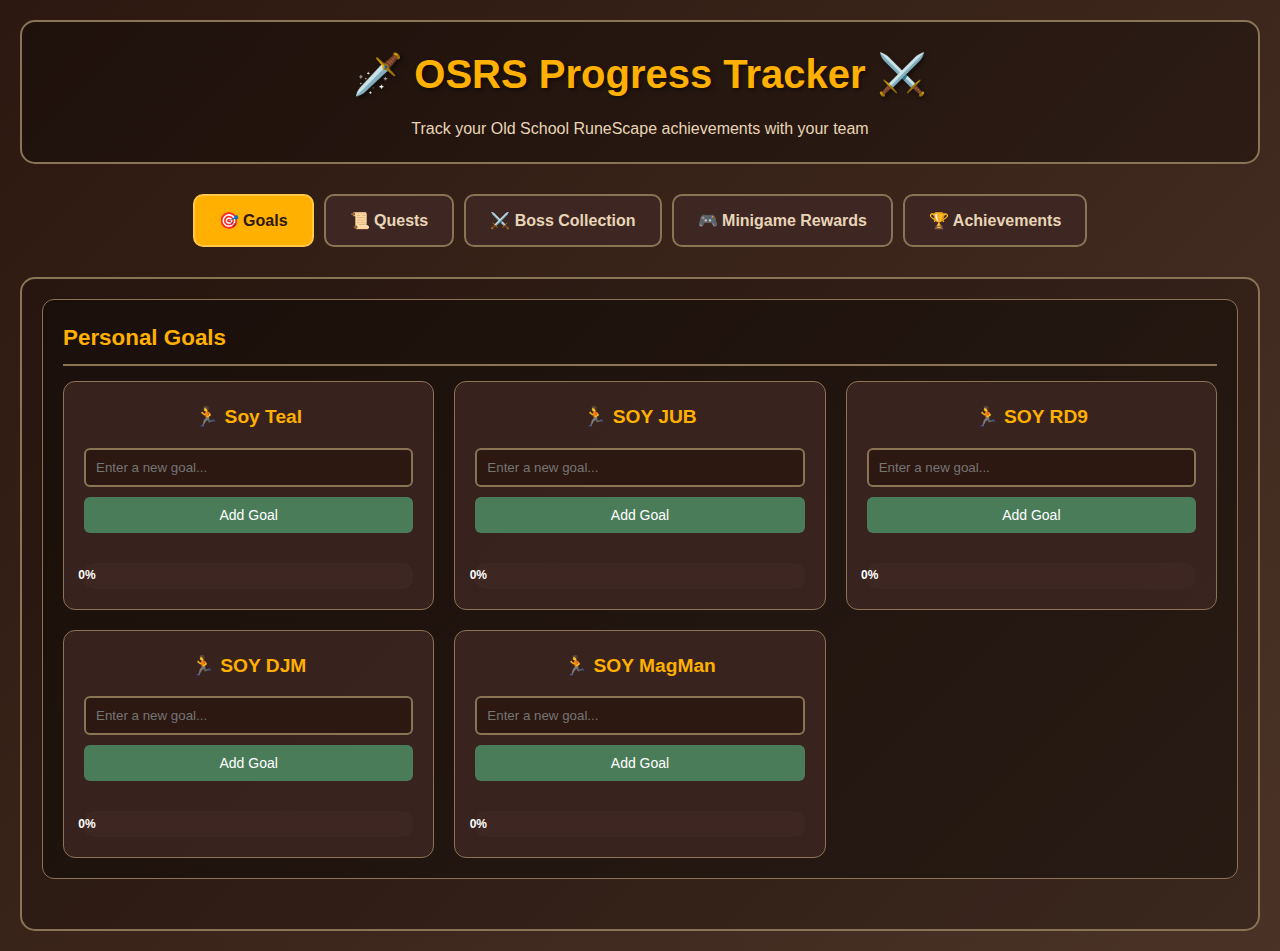
<file: index.html>
<!DOCTYPE html>
<html lang="en">
<head>
    <meta charset="UTF-8">
    <meta name="viewport" content="width=device-width, initial-scale=1.0">
    <title>OSRS Progress Tracker</title>
    <style>
        * {
            margin: 0;
            padding: 0;
            box-sizing: border-box;
        }

        body {
            font-family: 'Segoe UI', Tahoma, Geneva, Verdana, sans-serif;
            background: linear-gradient(135deg, #2c1810, #4a3226);
            color: #e8d5b7;
            min-height: 100vh;
            line-height: 1.6;
        }

        .container {
            max-width: 1400px;
            margin: 0 auto;
            padding: 20px;
        }

        header {
            text-align: center;
            margin-bottom: 30px;
            background: rgba(0, 0, 0, 0.3);
            padding: 20px;
            border-radius: 15px;
            border: 2px solid #8b7355;
        }

        h1 {
            color: #ffb000;
            font-size: 2.5rem;
            text-shadow: 2px 2px 4px rgba(0, 0, 0, 0.5);
            margin-bottom: 10px;
        }

        .main-tabs {
            display: flex;
            justify-content: center;
            margin-bottom: 30px;
            flex-wrap: wrap;
            gap: 10px;
        }

        .main-tab-button {
            background: #3e2723;
            color: #e8d5b7;
            border: 2px solid #8b7355;
            padding: 12px 24px;
            cursor: pointer;
            border-radius: 10px;
            font-weight: bold;
            transition: all 0.3s;
        }

        .main-tab-button:hover {
            background: #5d4037;
            transform: translateY(-2px);
        }

        .main-tab-button.active {
            background: #ffb000;
            color: #2c1810;
            border-color: #ffc947;
        }

        .main-tab-content {
            display: none;
            background: rgba(0, 0, 0, 0.2);
            border-radius: 15px;
            padding: 20px;
            border: 2px solid #8b7355;
        }

        .main-tab-content.active {
            display: block;
        }

        .section {
            margin-bottom: 30px;
            background: rgba(0, 0, 0, 0.3);
            border-radius: 12px;
            padding: 20px;
            border: 1px solid #8b7355;
        }

        .section h3 {
            color: #ffb000;
            margin-bottom: 15px;
            font-size: 1.4rem;
            border-bottom: 2px solid #8b7355;
            padding-bottom: 8px;
        }

        .player-tabs {
            display: flex;
            justify-content: center;
            margin-bottom: 20px;
            flex-wrap: wrap;
            gap: 5px;
            background: rgba(0, 0, 0, 0.2);
            padding: 10px;
            border-radius: 10px;
        }

        .player-tab {
            background: #3e2723;
            color: #e8d5b7;
            border: 1px solid #8b7355;
            padding: 8px 16px;
            cursor: pointer;
            border-radius: 6px;
            font-size: 14px;
            font-weight: bold;
            transition: all 0.3s;
            min-width: 80px;
            text-align: center;
        }

        .player-tab:hover {
            background: #5d4037;
            transform: translateY(-1px);
        }

        .player-tab.active {
            background: #4a7c59;
            color: white;
            border-color: #5e9b73;
        }

        .player-content {
            display: none;
        }

        .player-content.active {
            display: block;
        }

        .items-grid {
            display: grid;
            grid-template-columns: repeat(auto-fill, minmax(280px, 1fr));
            gap: 12px;
        }

        .item {
            background: rgba(62, 39, 35, 0.8);
            padding: 12px;
            border-radius: 8px;
            border: 1px solid #8b7355;
            display: flex;
            align-items: center;
            justify-content: space-between;
            transition: all 0.3s;
        }

        .item:hover {
            background: rgba(93, 64, 55, 0.8);
            transform: translateY(-1px);
        }

        .item.completed {
            background: rgba(76, 124, 89, 0.8);
            border-color: #4caf50;
        }

        .item-content {
            display: flex;
            align-items: center;
            gap: 10px;
        }

        .item-icon {
            font-size: 18px;
            min-width: 20px;
        }

        .item input[type="checkbox"] {
            margin-left: 10px;
            transform: scale(1.2);
            cursor: pointer;
        }

        .goals-section {
            display: grid;
            grid-template-columns: 1fr;
            gap: 20px;
        }

        .goals-container {
            display: grid;
            grid-template-columns: repeat(auto-fit, minmax(300px, 1fr));
            gap: 20px;
        }

        .goal-card {
            background: rgba(62, 39, 35, 0.8);
            padding: 20px;
            border-radius: 12px;
            border: 1px solid #8b7355;
        }

        .goal-card h4 {
            color: #ffb000;
            margin-bottom: 15px;
            text-align: center;
            font-size: 1.2rem;
        }

        .goal-input {
            width: 100%;
            background: #2c1810;
            color: #e8d5b7;
            border: 2px solid #8b7355;
            padding: 10px;
            border-radius: 6px;
            margin-bottom: 10px;
        }

        .add-goal-btn {
            background: #4a7c59;
            color: white;
            border: none;
            padding: 10px 20px;
            border-radius: 6px;
            cursor: pointer;
            font-size: 14px;
            transition: background 0.3s;
            width: 100%;
            margin-bottom: 15px;
        }

        .add-goal-btn:hover {
            background: #5e9b73;
        }

        .goal-item {
            background: rgba(0, 0, 0, 0.3);
            padding: 10px;
            margin: 8px 0;
            border-radius: 6px;
            display: flex;
            justify-content: space-between;
            align-items: center;
            border-left: 4px solid #ffb000;
        }

        .goal-item.completed {
            opacity: 0.7;
            text-decoration: line-through;
            border-left-color: #4caf50;
        }

        .delete-btn {
            background: #d32f2f;
            color: white;
            border: none;
            padding: 5px 10px;
            border-radius: 4px;
            cursor: pointer;
            font-size: 12px;
        }

        .progress-bar {
            background: #3e2723;
            border-radius: 10px;
            padding: 3px;
            margin-top: 15px;
        }

        .progress-fill {
            background: linear-gradient(90deg, #4caf50, #8bc34a);
            height: 20px;
            border-radius: 8px;
            transition: width 0.3s;
            display: flex;
            align-items: center;
            justify-content: center;
            color: white;
            font-weight: bold;
            font-size: 12px;
        }

        @media (max-width: 768px) {
            .container {
                padding: 10px;
            }
            
            h1 {
                font-size: 2rem;
            }
            
            .main-tabs {
                justify-content: stretch;
            }
            
            .main-tab-button {
                flex: 1;
                text-align: center;
                padding: 10px 8px;
                font-size: 14px;
            }
            
            .items-grid {
                grid-template-columns: 1fr;
            }

            .player-tabs {
                justify-content: stretch;
            }

            .player-tab {
                flex: 1;
                min-width: 60px;
                padding: 6px 8px;
                font-size: 12px;
            }

            .goals-container {
                grid-template-columns: 1fr;
            }
        }
    </style>
</head>
<body>
    <div class="container">
        <header>
            <h1>🗡️ OSRS Progress Tracker ⚔️</h1>
            <p>Track your Old School RuneScape achievements with your team</p>
        </header>

        <div class="main-tabs">
            <div class="main-tab-button active" onclick="switchMainTab('goals')">🎯 Goals</div>
            <div class="main-tab-button" onclick="switchMainTab('quests')">📜 Quests</div>
            <div class="main-tab-button" onclick="switchMainTab('bosses')">⚔️ Boss Collection</div>
            <div class="main-tab-button" onclick="switchMainTab('minigames')">🎮 Minigame Rewards</div>
            <div class="main-tab-button" onclick="switchMainTab('achievements')">🏆 Achievements</div>
        </div>

        <div id="goals" class="main-tab-content active">
            <div class="section">
                <h3>Personal Goals</h3>
                <div class="goals-container">
                    <div class="goal-card">
                        <h4>🏃 Soy Teal</h4>
                        <input type="text" class="goal-input" id="newGoal_Soy Teal" placeholder="Enter a new goal...">
                        <button class="add-goal-btn" onclick="addGoal('Soy Teal')">Add Goal</button>
                        <div id="goalsList_Soy Teal"></div>
                        <div class="progress-bar">
                            <div class="progress-fill" id="goalsProgress_Soy Teal" style="width: 0%">0%</div>
                        </div>
                    </div>
                    <div class="goal-card">
                        <h4>🏃 SOY JUB</h4>
                        <input type="text" class="goal-input" id="newGoal_SOY JUB" placeholder="Enter a new goal...">
                        <button class="add-goal-btn" onclick="addGoal('SOY JUB')">Add Goal</button>
                        <div id="goalsList_SOY JUB"></div>
                        <div class="progress-bar">
                            <div class="progress-fill" id="goalsProgress_SOY JUB" style="width: 0%">0%</div>
                        </div>
                    </div>
                    <div class="goal-card">
                        <h4>🏃 SOY RD9</h4>
                        <input type="text" class="goal-input" id="newGoal_SOY RD9" placeholder="Enter a new goal...">
                        <button class="add-goal-btn" onclick="addGoal('SOY RD9')">Add Goal</button>
                        <div id="goalsList_SOY RD9"></div>
                        <div class="progress-bar">
                            <div class="progress-fill" id="goalsProgress_SOY RD9" style="width: 0%">0%</div>
                        </div>
                    </div>
                    <div class="goal-card">
                        <h4>🏃 SOY DJM</h4>
                        <input type="text" class="goal-input" id="newGoal_SOY DJM" placeholder="Enter a new goal...">
                        <button class="add-goal-btn" onclick="addGoal('SOY DJM')">Add Goal</button>
                        <div id="goalsList_SOY DJM"></div>
                        <div class="progress-bar">
                            <div class="progress-fill" id="goalsProgress_SOY DJM" style="width: 0%">0%</div>
                        </div>
                    </div>
                    <div class="goal-card">
                        <h4>🏃 SOY MagMan</h4>
                        <input type="text" class="goal-input" id="newGoal_SOY MagMan" placeholder="Enter a new goal...">
                        <button class="add-goal-btn" onclick="addGoal('SOY MagMan')">Add Goal</button>
                        <div id="goalsList_SOY MagMan"></div>
                        <div class="progress-bar">
                            <div class="progress-fill" id="goalsProgress_SOY MagMan" style="width: 0%">0%</div>
                        </div>
                    </div>
                </div>
            </div>
        </div>

        <div id="quests" class="main-tab-content">
            <div class="section">
                <h3>📜 Free-to-Play Quests</h3>
                <div class="player-tabs">
                    <div class="player-tab active" onclick="switchPlayer('f2pQuests', 'Soy Teal')">Soy Teal</div>
                    <div class="player-tab" onclick="switchPlayer('f2pQuests', 'SOY JUB')">SOY JUB</div>
                    <div class="player-tab" onclick="switchPlayer('f2pQuests', 'SOY RD9')">SOY RD9</div>
                    <div class="player-tab" onclick="switchPlayer('f2pQuests', 'SOY DJM')">SOY DJM</div>
                    <div class="player-tab" onclick="switchPlayer('f2pQuests', 'SOY MagMan')">SOY MagMan</div>
                </div>
                <div id="f2pQuests_Soy Teal" class="player-content active"></div>
                <div id="f2pQuests_SOY JUB" class="player-content"></div>
                <div id="f2pQuests_SOY RD9" class="player-content"></div>
                <div id="f2pQuests_SOY DJM" class="player-content"></div>
                <div id="f2pQuests_SOY MagMan" class="player-content"></div>
                <div class="progress-bar">
                    <div class="progress-fill" id="f2pQuestsProgress" style="width: 0%">0%</div>
                </div>
            </div>
            <div class="section">
                <h3>📜 Members Quests</h3>
                <div class="player-tabs">
                    <div class="player-tab active" onclick="switchPlayer('membersQuests', 'Soy Teal')">Soy Teal</div>
                    <div class="player-tab" onclick="switchPlayer('membersQuests', 'SOY JUB')">SOY JUB</div>
                    <div class="player-tab" onclick="switchPlayer('membersQuests', 'SOY RD9')">SOY RD9</div>
                    <div class="player-tab" onclick="switchPlayer('membersQuests', 'SOY DJM')">SOY DJM</div>
                    <div class="player-tab" onclick="switchPlayer('membersQuests', 'SOY MagMan')">SOY MagMan</div>
                </div>
                <div id="membersQuests_Soy Teal" class="player-content active"></div>
                <div id="membersQuests_SOY JUB" class="player-content"></div>
                <div id="membersQuests_SOY RD9" class="player-content"></div>
                <div id="membersQuests_SOY DJM" class="player-content"></div>
                <div id="membersQuests_SOY MagMan" class="player-content"></div>
                <div class="progress-bar">
                    <div class="progress-fill" id="membersQuestsProgress" style="width: 0%">0%</div>
                </div>
            </div>
        </div>

        <div id="bosses" class="main-tab-content">
            <div class="section">
                <h3>⚔️ God Wars Dungeon</h3>
                <div class="player-tabs">
                    <div class="player-tab active" onclick="switchPlayer('gwdItems', 'Soy Teal')">Soy Teal</div>
                    <div class="player-tab" onclick="switchPlayer('gwdItems', 'SOY JUB')">SOY JUB</div>
                    <div class="player-tab" onclick="switchPlayer('gwdItems', 'SOY RD9')">SOY RD9</div>
                    <div class="player-tab" onclick="switchPlayer('gwdItems', 'SOY DJM')">SOY DJM</div>
                    <div class="player-tab" onclick="switchPlayer('gwdItems', 'SOY MagMan')">SOY MagMan</div>
                </div>
                <div id="gwdItems_Soy Teal" class="player-content active"></div>
                <div id="gwdItems_SOY JUB" class="player-content"></div>
                <div id="gwdItems_SOY RD9" class="player-content"></div>
                <div id="gwdItems_SOY DJM" class="player-content"></div>
                <div id="gwdItems_SOY MagMan" class="player-content"></div>
                <div class="progress-bar">
                    <div class="progress-fill" id="gwdProgress" style="width: 0%">0%</div>
                </div>
            </div>
            <div class="section">
                <h3>🏛️ Chambers of Xeric (Raids 1)</h3>
                <div class="player-tabs">
                    <div class="player-tab active" onclick="switchPlayer('coxItems', 'Soy Teal')">Soy Teal</div>
                    <div class="player-tab" onclick="switchPlayer('coxItems', 'SOY JUB')">SOY JUB</div>
                    <div class="player-tab" onclick="switchPlayer('coxItems', 'SOY RD9')">SOY RD9</div>
                    <div class="player-tab" onclick="switchPlayer('coxItems', 'SOY DJM')">SOY DJM</div>
                    <div class="player-tab" onclick="switchPlayer('coxItems', 'SOY MagMan')">SOY MagMan</div>
                </div>
                <div id="coxItems_Soy Teal" class="player-content active"></div>
                <div id="coxItems_SOY JUB" class="player-content"></div>
                <div id="coxItems_SOY RD9" class="player-content"></div>
                <div id="coxItems_SOY DJM" class="player-content"></div>
                <div id="coxItems_SOY MagMan" class="player-content"></div>
                <div class="progress-bar">
                    <div class="progress-fill" id="coxProgress" style="width: 0%">0%</div>
                </div>
            </div>
            <div class="section">
                <h3>🩸 Theatre of Blood (Raids 2)</h3>
                <div class="player-tabs">
                    <div class="player-tab active" onclick="switchPlayer('tobItems', 'Soy Teal')">Soy Teal</div>
                    <div class="player-tab" onclick="switchPlayer('tobItems', 'SOY JUB')">SOY JUB</div>
                    <div class="player-tab" onclick="switchPlayer('tobItems', 'SOY RD9')">SOY RD9</div>
                    <div class="player-tab" onclick="switchPlayer('tobItems', 'SOY DJM')">SOY DJM</div>
                    <div class="player-tab" onclick="switchPlayer('tobItems', 'SOY MagMan')">SOY MagMan</div>
                </div>
                <div id="tobItems_Soy Teal" class="player-content active"></div>
                <div id="tobItems_SOY JUB" class="player-content"></div>
                <div id="tobItems_SOY RD9" class="player-content"></div>
                <div id="tobItems_SOY DJM" class="player-content"></div>
                <div id="tobItems_SOY MagMan" class="player-content"></div>
                <div class="progress-bar">
                    <div class="progress-fill" id="tobProgress" style="width: 0%">0%</div>
                </div>
            </div>
        </div>

        <div id="minigames" class="main-tab-content">
            <div class="section">
                <h3>🛡️ Barbarian Assault</h3>
                <div class="player-tabs">
                    <div class="player-tab active" onclick="switchPlayer('baItems', 'Soy Teal')">Soy Teal</div>
                    <div class="player-tab" onclick="switchPlayer('baItems', 'SOY JUB')">SOY JUB</div>
                    <div class="player-tab" onclick="switchPlayer('baItems', 'SOY RD9')">SOY RD9</div>
                    <div class="player-tab" onclick="switchPlayer('baItems', 'SOY DJM')">SOY DJM</div>
                    <div class="player-tab" onclick="switchPlayer('baItems', 'SOY MagMan')">SOY MagMan</div>
                </div>
                <div id="baItems_Soy Teal" class="player-content active"></div>
                <div id="baItems_SOY JUB" class="player-content"></div>
                <div id="baItems_SOY RD9" class="player-content"></div>
                <div id="baItems_SOY DJM" class="player-content"></div>
                <div id="baItems_SOY MagMan" class="player-content"></div>
                <div class="progress-bar">
                    <div class="progress-fill" id="baProgress" style="width: 0%">0%</div>
                </div>
            </div>
            <div class="section">
                <h3>🦗 Pest Control</h3>
                <div class="player-tabs">
                    <div class="player-tab active" onclick="switchPlayer('pcItems', 'Soy Teal')">Soy Teal</div>
                    <div class="player-tab" onclick="switchPlayer('pcItems', 'SOY JUB')">SOY JUB</div>
                    <div class="player-tab" onclick="switchPlayer('pcItems', 'SOY RD9')">SOY RD9</div>
                    <div class="player-tab" onclick="switchPlayer('pcItems', 'SOY DJM')">SOY DJM</div>
                    <div class="player-tab" onclick="switchPlayer('pcItems', 'SOY MagMan')">SOY MagMan</div>
                </div>
                <div id="pcItems_Soy Teal" class="player-content active"></div>
                <div id="pcItems_SOY JUB" class="player-content"></div>
                <div id="pcItems_SOY RD9" class="player-content"></div>
                <div id="pcItems_SOY DJM" class="player-content"></div>
                <div id="pcItems_SOY MagMan" class="player-content"></div>
                <div class="progress-bar">
                    <div class="progress-fill" id="pcProgress" style="width: 0%">0%</div>
                </div>
            </div>
            <div class="section">
                <h3>🏰 Castle Wars</h3>
                <div class="player-tabs">
                    <div class="player-tab active" onclick="switchPlayer('cwItems', 'Soy Teal')">Soy Teal</div>
                    <div class="player-tab" onclick="switchPlayer('cwItems', 'SOY JUB')">SOY JUB</div>
                    <div class="player-tab" onclick="switchPlayer('cwItems', 'SOY RD9')">SOY RD9</div>
                    <div class="player-tab" onclick="switchPlayer('cwItems', 'SOY DJM')">SOY DJM</div>
                    <div class="player-tab" onclick="switchPlayer('cwItems', 'SOY MagMan')">SOY MagMan</div>
                </div>
                <div id="cwItems_Soy Teal" class="player-content active"></div>
                <div id="cwItems_SOY JUB" class="player-content"></div>
                <div id="cwItems_SOY RD9" class="player-content"></div>
                <div id="cwItems_SOY DJM" class="player-content"></div>
                <div id="cwItems_SOY MagMan" class="player-content"></div>
                <div class="progress-bar">
                    <div class="progress-fill" id="cwProgress" style="width: 0%">0%</div>
                </div>
            </div>
        </div>

        <div id="achievements" class="main-tab-content">
            <div class="section">
                <h3>⚔️ Combat Achievements</h3>
                <div class="player-tabs">
                    <div class="player-tab active" onclick="switchPlayer('combatAchievements', 'Soy Teal')">Soy Teal</div>
                    <div class="player-tab" onclick="switchPlayer('combatAchievements', 'SOY JUB')">SOY JUB</div>
                    <div class="player-tab" onclick="switchPlayer('combatAchievements', 'SOY RD9')">SOY RD9</div>
                    <div class="player-tab" onclick="switchPlayer('combatAchievements', 'SOY DJM')">SOY DJM</div>
                    <div class="player-tab" onclick="switchPlayer('combatAchievements', 'SOY MagMan')">SOY MagMan</div>
                </div>
                <div id="combatAchievements_Soy Teal" class="player-content active"></div>
                <div id="combatAchievements_SOY JUB" class="player-content"></div>
                <div id="combatAchievements_SOY RD9" class="player-content"></div>
                <div id="combatAchievements_SOY DJM" class="player-content"></div>
                <div id="combatAchievements_SOY MagMan" class="player-content"></div>
                <div class="progress-bar">
                    <div class="progress-fill" id="combatProgress" style="width: 0%">0%</div>
                </div>
            </div>
            <div class="section">
                <h3>📔 Achievement Diaries</h3>
                <div class="player-tabs">
                    <div class="player-tab active" onclick="switchPlayer('diaryTasks', 'Soy Teal')">Soy Teal</div>
                    <div class="player-tab" onclick="switchPlayer('diaryTasks', 'SOY JUB')">SOY JUB</div>
                    <div class="player-tab" onclick="switchPlayer('diaryTasks', 'SOY RD9')">SOY RD9</div>
                    <div class="player-tab" onclick="switchPlayer('diaryTasks', 'SOY DJM')">SOY DJM</div>
                    <div class="player-tab" onclick="switchPlayer('diaryTasks', 'SOY MagMan')">SOY MagMan</div>
                </div>
                <div id="diaryTasks_Soy Teal" class="player-content active"></div>
                <div id="diaryTasks_SOY JUB" class="player-content"></div>
                <div id="diaryTasks_SOY RD9" class="player-content"></div>
                <div id="diaryTasks_SOY DJM" class="player-content"></div>
                <div id="diaryTasks_SOY MagMan" class="player-content"></div>
                <div class="progress-bar">
                    <div class="progress-fill" id="diaryProgress" style="width: 0%">0%</div>
                </div>
            </div>
        </div>
    </div>

    <script src="https://code.jquery.com/jquery-3.6.0.min.js">
        // Fixed team of 5 players
        const players = ['Soy Teal', 'SOY JUB', 'SOY RD9', 'SOY DJM', 'SOY MagMan'];
        
        // Data structure for all trackable items with icons
        const gameData = {
            f2pQuests: [
                { name: 'Cook\'s Assistant', icon: '🍳' },
                { name: 'Demon Slayer', icon: '👹' },
                { name: 'The Restless Ghost', icon: '👻' },
                { name: 'Romeo & Juliet', icon: '💕' },
                { name: 'Sheep Shearer', icon: '🐑' },
                { name: 'Shield of Arrav', icon: '🛡️' },
                { name: 'Ernest the Chicken', icon: '🐔' },
                { name: 'Vampire Slayer', icon: '🧛' },
                { name: 'Imp Catcher', icon: '👹' },
                { name: 'Prince Ali Rescue', icon: '👑' },
                { name: 'Doric\'s Quest', icon: '⛏️' },
                { name: 'Black Knights\' Fortress', icon: '⚫' },
                { name: 'Witch\'s Potion', icon: '🧪' },
                { name: 'The Knight\'s Sword', icon: '⚔️' },
                { name: 'Goblin Diplomacy', icon: '👺' },
                { name: 'Pirates Treasure', icon: '💰' },
                { name: 'Dragon Slayer I', icon: '🐲' },
                { name: 'Rune Mysteries', icon: '🔮' },
                { name: 'Misthalin Mystery', icon: '🔍' }
            ],
            membersQuests: [
                { name: 'Waterfall Quest', icon: '🌊' },
                { name: 'Tree Gnome Village', icon: '🌳' },
                { name: 'The Grand Tree', icon: '🌲' },
                { name: 'Monkey Madness I', icon: '🐒' },
                { name: 'Lost City', icon: '🏙️' },
                { name: 'Heroes\' Quest', icon: '🦸' },
                { name: 'Druidic Ritual', icon: '🌿' },
                { name: 'Merlin\'s Crystal', icon: '💎' },
                { name: 'Holy Grail', icon: '🏆' },
                { name: 'Legends\' Quest', icon: '📜' },
                { name: 'Underground Pass', icon: '🕳️' },
                { name: 'Biohazard', icon: '☣️' },
                { name: 'Plague City', icon: '🦠' },
                { name: 'Recipe for Disaster', icon: '🍖' },
                { name: 'Desert Treasure I', icon: '💍' },
                { name: 'Lunar Diplomacy', icon: '🌙' },
                { name: 'Dream Mentor', icon: '😴' },
                { name: 'Swan Song', icon: '🦢' },
                { name: 'Mourning\'s End Part II', icon: '⚰️' },
                { name: 'Monkey Madness II', icon: '🦍' },
                { name: 'Dragon Slayer II', icon: '🐉' },
                { name: 'Song of the Elves', icon: '🧝' },
                { name: 'Sins of the Father', icon: '🩸' }
            ],
            gwdItems: [
                { name: 'Armadyl Helmet', icon: '🪶' },
                { name: 'Armadyl Chestplate', icon: '🪶' },
                { name: 'Armadyl Chainskirt', icon: '🪶' },
                { name: 'Armadyl Crossbow', icon: '🏹' },
                { name: 'Bandos Chestplate', icon: '💪' },
                { name: 'Bandos Tassets', icon: '💪' },
                { name: 'Bandos Boots', icon: '👢' },
                { name: 'Bandos Godsword', icon: '⚔️' },
                { name: 'Saradomin Sword', icon: '🗡️' },
                { name: 'Saradomin\'s Light', icon: '💡' },
                { name: 'Armadyl Godsword', icon: '⚔️' },
                { name: 'Zamorak Godsword', icon: '⚔️' },
                { name: 'Saradomin Godsword', icon: '⚔️' },
                { name: 'Staff of the Dead', icon: '🪄' },
                { name: 'Zamorakian Spear', icon: '🔱' },
                { name: 'Godsword Shard 1', icon: '⚡' },
                { name: 'Godsword Shard 2', icon: '⚡' },
                { name: 'Godsword Shard 3', icon: '⚡' },
                { name: 'Godsword Hilt (Armadyl)', icon: '⚡' },
                { name: 'Pet General Graardor', icon: '🐻' }
            ],
            coxItems: [
                { name: 'Dexterous Prayer Scroll', icon: '📜' },
                { name: 'Arcane Prayer Scroll', icon: '📜' },
                { name: 'Dragon Hunter Crossbow', icon: '🏹' },
                { name: 'Dragon Claws', icon: '🦅' },
                { name: 'Elder Maul', icon: '🔨' },
                { name: 'Kodai Insignia', icon: '🔮' },
                { name: 'Twisted Bow', icon: '🏹' },
                { name: 'Ancestral Hat', icon: '🧙' },
                { name: 'Ancestral Robe Top', icon: '🧙' },
                { name: 'Ancestral Robe Bottom', icon: '🧙' },
                { name: 'Twisted Buckler', icon: '🛡️' },
                { name: 'Olmlet Pet', icon: '🦎' },
                { name: 'Dark Relic', icon: '⚫' },
                { name: 'Metamorphic Dust', icon: '✨' }
            ],
            tobItems: [
                { name: 'Avernic Defender Hilt', icon: '🛡️' },
                { name: 'Ghrazi Rapier', icon: '⚔️' },
                { name: 'Sanguinesti Staff', icon: '🩸' },
                { name: 'Justiciar Faceguard', icon: '⚖️' },
                { name: 'Justiciar Chestguard', icon: '⚖️' },
                { name: 'Justiciar Legguards', icon: '⚖️' },
                { name: 'Scythe of Vitur', icon: '💀' },
                { name: 'Lil\' Zik Pet', icon: '🕷️' },
                { name: 'Sanguine Dust', icon: '🩸' },
                { name: 'Holy Ornament Kit', icon: '✨' },
                { name: 'Sanguine Ornament Kit', icon: '🩸' },
                { name: 'Lil\' Nibbler Pet', icon: '🐭' }
            ],
            baItems: [
                { name: 'Fighter Hat', icon: '🪖' },
                { name: 'Fighter Torso', icon: '💪' },
                { name: 'Ranger Hat', icon: '🏹' },
                { name: 'Ranger Boots', icon: '👢' },
                { name: 'Runner Hat', icon: '🏃' },
                { name: 'Runner Boots', icon: '👟' },
                { name: 'Healer Hat', icon: '❤️' },
                { name: 'Healer Boots', icon: '👟' },
                { name: 'Penance Gloves', icon: '🧤' },
                { name: 'Penance Skirt', icon: '👗' },
                { name: 'Pet Penance Queen', icon: '👸' }
            ],
            pcItems: [
                { name: 'Void Knight Top', icon: '⚫' },
                { name: 'Void Knight Robe', icon: '⚫' },
                { name: 'Void Knight Gloves', icon: '🧤' },
                { name: 'Void Knight Mace', icon: '🔨' },
                { name: 'Elite Void Top', icon: '⚫' },
                { name: 'Elite Void Robe', icon: '⚫' },
                { name: 'Void Ranger Helm', icon: '🏹' },
                { name: 'Void Melee Helm', icon: '⚔️' },
                { name: 'Void Mage Helm', icon: '🪄' }
            ],
            cwItems: [
                { name: 'Castle Wars Decorative Sword', icon: '⚔️' },
                { name: 'Castle Wars Decorative Shield', icon: '🛡️' },
                { name: 'Castle Wars Decorative Armour', icon: '🏰' },
                { name: 'Saradomin Banner', icon: '🏳️' },
                { name: 'Zamorak Banner', icon: '🏴' },
                { name: 'Castle Wars Hood', icon: '🧙' },
                { name: 'Castle Wars Cloak', icon: '🧥' }
            ],
            combatAchievements: [
                { name: 'JAD? More like, JAD? Completed It', icon: '🔥' },
                { name: 'Perfect Zuk', icon: '🌋' },
                { name: 'Grandmaster Combat', icon: '👑' },
                { name: 'Combat Achievements Elite', icon: '⭐' },
                { name: 'Combat Achievements Master', icon: '🏆' },
                { name: 'Inferno Completed', icon: '🔥' },
                { name: 'Fight Caves Completed', icon: '🌋' },
                { name: 'Corporeal Beast Solo', icon: '👻' },
                { name: 'Chambers of Xeric Solo', icon: '🏛️' }
            ],
            diaryTasks: [
                { name: 'Ardougne Easy Diary', icon: '📖' },
                { name: 'Ardougne Medium Diary', icon: '📗' },
                { name: 'Ardougne Hard Diary', icon: '📘' },
                { name: 'Ardougne Elite Diary', icon: '📙' },
                { name: 'Desert Easy Diary', icon: '🏜️' },
                { name: 'Desert Medium Diary', icon: '🏜️' },
                { name: 'Desert Hard Diary', icon: '🏜️' },
                { name: 'Desert Elite Diary', icon: '🏜️' },
                { name: 'Falador Easy Diary', icon: '🏰' },
                { name: 'Falador Medium Diary', icon: '🏰' },
                { name: 'Falador Hard Diary', icon: '🏰' },
                { name: 'Falador Elite Diary', icon: '🏰' },
                { name: 'Fremennik Easy Diary', icon: '❄️' },
                { name: 'Fremennik Medium Diary', icon: '❄️' },
                { name: 'Fremennik Hard Diary', icon: '❄️' },
                { name: 'Fremennik Elite Diary', icon: '❄️' },
                { name: 'Kandarin Easy Diary', icon: '🌲' },
                { name: 'Kandarin Medium Diary', icon: '🌲' },
                { name: 'Kandarin Hard Diary', icon: '🌲' },
                { name: 'Kandarin Elite Diary', icon: '🌲' }
            ]
        };

        // Player data storage
        let playerData = {};

        fetch('./data.json').then(response => {
            return response.json();
          }).then(data => {
            console.log(data);
          });
        
        // Initialize player data
        function initPlayerData() {
            players.forEach(player => {
                if (!playerData[player]) {
                    playerData[player] = {
                        goals: [],
                        completedItems: {},
                        completedGoals: {}
                    };
                }
            });
        }

        // Main tab switching
        function switchMainTab(tabName) {
            document.querySelectorAll('.main-tab-content').forEach(tab => {
                tab.classList.remove('active');
            });
            document.querySelectorAll('.main-tab-button').forEach(button => {
                button.classList.remove('active');
            });
            
            document.getElementById(tabName).classList.add('active');
            event.target.classList.add('active');
        }

        // Player tab switching within sections
        function switchPlayer(sectionId, player) {
            // Find all player tabs for this section and update active state
            const allPlayerTabs = document.querySelectorAll(`[onclick*="switchPlayer('${sectionId}'"]`);
            allPlayerTabs.forEach(tab => {
                tab.classList.remove('active');
            });
            event.target.classList.add('active');

            // Find all player content divs for this section and update active state
            players.forEach(p => {
                const contentDiv = document.getElementById(`${sectionId}_${p}`);
                if (contentDiv) {
                    contentDiv.classList.remove('active');
                }
            });
            
            // Activate the selected player's content
            const activeContent = document.getElementById(`${sectionId}_${player}`);
            if (activeContent) {
                activeContent.classList.add('active');
            }

            updateProgress(sectionId);
        }

        // Goals management
        function addGoal(player) {
            const input = document.getElementById(`newGoal_${player}`);
            const goalText = input.value.trim();
            
            if (goalText) {
                playerData[player].goals.push(goalText);
                input.value = '';
                saveData();
                updateGoalsDisplay(player);
                updateGoalsProgress(player);
            }
        }

        function toggleGoal(player, index) {
            const goalKey = `goal_${index}`;
            playerData[player].completedGoals[goalKey] = 
                !playerData[player].completedGoals[goalKey];
            
            saveData();
            updateGoalsDisplay(player);
            updateGoalsProgress(player);
        }

        function deleteGoal(player, index) {
            playerData[player].goals.splice(index, 1);
            saveData();
            updateGoalsDisplay(player);
            updateGoalsProgress(player);
        }

        function updateGoalsDisplay(player) {
            const goalsList = document.getElementById(`goalsList_${player}`);
            goalsList.innerHTML = '';
            
            playerData[player].goals.forEach((goal, index) => {
                const goalItem = document.createElement('div');
                goalItem.className = 'goal-item';
                
                const goalKey = `goal_${index}`;
                const isCompleted = playerData[player].completedGoals[goalKey] || false;
                
                if (isCompleted) {
                    goalItem.classList.add('completed');
                }
                
                goalItem.innerHTML = `
                    <span>🎯 ${goal}</span>
                    <div>
                        <input type="checkbox" ${isCompleted ? 'checked' : ''} 
                               onchange="toggleGoal('${player}', ${index})">
                        <button class="delete-btn" onclick="deleteGoal('${player}', ${index})">Delete</button>
                    </div>
                `;
                
                goalsList.appendChild(goalItem);
            });
        }

        function updateGoalsProgress(player) {
            let completed = 0;
            playerData[player].goals.forEach((goal, index) => {
                const goalKey = `goal_${index}`;
                if (playerData[player].completedGoals[goalKey]) {
                    completed++;
                }
            });
            
            const total = playerData[player].goals.length;
            const percentage = total > 0 ? Math.round((completed / total) * 100) : 0;
            const progressBar = document.getElementById(`goalsProgress_${player}`);
            progressBar.style.width = `${percentage}%`;
            progressBar.textContent = `${percentage}% (${completed}/${total})`;
        }

        // Item management
        function populateSection(sectionId, items, player) {
            const container = document.getElementById(`${sectionId}_${player}`);
            const itemsGrid = document.createElement('div');
            itemsGrid.className = 'items-grid';
            container.innerHTML = '';
            
            items.forEach(item => {
                const itemDiv = document.createElement('div');
                itemDiv.className = 'item';
                
                const itemKey = `${sectionId}_${item.name}`;
                const isCompleted = playerData[player].completedItems[itemKey] || false;
                
                if (isCompleted) {
                    itemDiv.classList.add('completed');
                }
                
                itemDiv.innerHTML = `
                    <div class="item-content">
                        <span class="item-icon">${item.icon}</span>
                        <span>${item.name}</span>
                    </div>
                    <input type="checkbox" ${isCompleted ? 'checked' : ''} 
                           onchange="toggleItem('${sectionId}', '${item.name}', '${player}')">
                `;
                
                itemsGrid.appendChild(itemDiv);
            });
            
            container.appendChild(itemsGrid);
        }

        function toggleItem(sectionId, itemName, player) {
            const itemKey = `${sectionId}_${itemName}`;
            playerData[player].completedItems[itemKey] = 
                !playerData[player].completedItems[itemKey];
            
            saveData();
            populateSection(sectionId, gameData[sectionId], player);
            updateProgress(sectionId);
        }

        function populateAllSections() {
            Object.keys(gameData).forEach(sectionId => {
                players.forEach(player => {
                    populateSection(sectionId, gameData[sectionId], player);
                });
            });
        }

        // Progress tracking
        function updateProgress(sectionId) {
            const items = gameData[sectionId];
            if (!items) return;
            
            // Get currently active player for this section
            const activePlayerContent = document.querySelector(`[id^="${sectionId}_"].player-content.active`);
            if (!activePlayerContent) return;
            
            const activePlayer = activePlayerContent.id.split('_')[1];
            
            let completed = 0;
            items.forEach(item => {
                const itemKey = `${sectionId}_${item.name}`;
                if (playerData[activePlayer].completedItems[itemKey]) {
                    completed++;
                }
            });
            
            const percentage = Math.round((completed / items.length) * 100);
            const progressBar = document.getElementById(`${sectionId}Progress`) || 
                              document.getElementById(`${sectionId.replace('Items', 'Progress')}`);
            if (progressBar) {
                progressBar.style.width = `${percentage}%`;
                progressBar.textContent = `${percentage}% (${completed}/${items.length})`;
            }
        }

        function updateAllProgress() {
            Object.keys(gameData).forEach(sectionId => {
                updateProgress(sectionId);
            });
            
            players.forEach(player => {
                updateGoalsProgress(player);
                updateGoalsDisplay(player);
            });
        }

        // Data persistence
        function saveData() {
            const data = JSON.stringify(playerData);
            // Store in memory - would use localStorage in a real environment
            window.osrsTrackerData = data;
        }

        function loadData() {
            try {
                // Load from memory - would use localStorage in a real environment
                const data = window.osrsTrackerData;
                if (data) {
                    playerData = JSON.parse(data);
                }
            } catch (e) {
                console.log('No saved data found');
                playerData = {};
            }
        }
        function processData(data) {
            try {
                // Load from memory - would use localStorage in a real environment
                if (data) {
                    playerData = JSON.parse(data);
                    console.log(data);
                }
            } catch (e) {
                console.log('No saved data found');
                playerData = {};
            }
        }

        // Event listeners for goal inputs
        function addGoalInputListeners() {
            players.forEach(player => {
                const input = document.getElementById(`newGoal_${player}`);
                if (input) {
                    input.addEventListener('keypress', function(e) {
                        if (e.key === 'Enter') {
                            addGoal(player);
                        }
                    });
                }
            });
        }

        // Initialize the app
        function init() {
            // loadData();
            initPlayerData();
            populateAllSections();
            updateAllProgress();
            addGoalInputListeners();
        }

        // Start the app
        init();
    </script>
</body>
</html>
</file>
